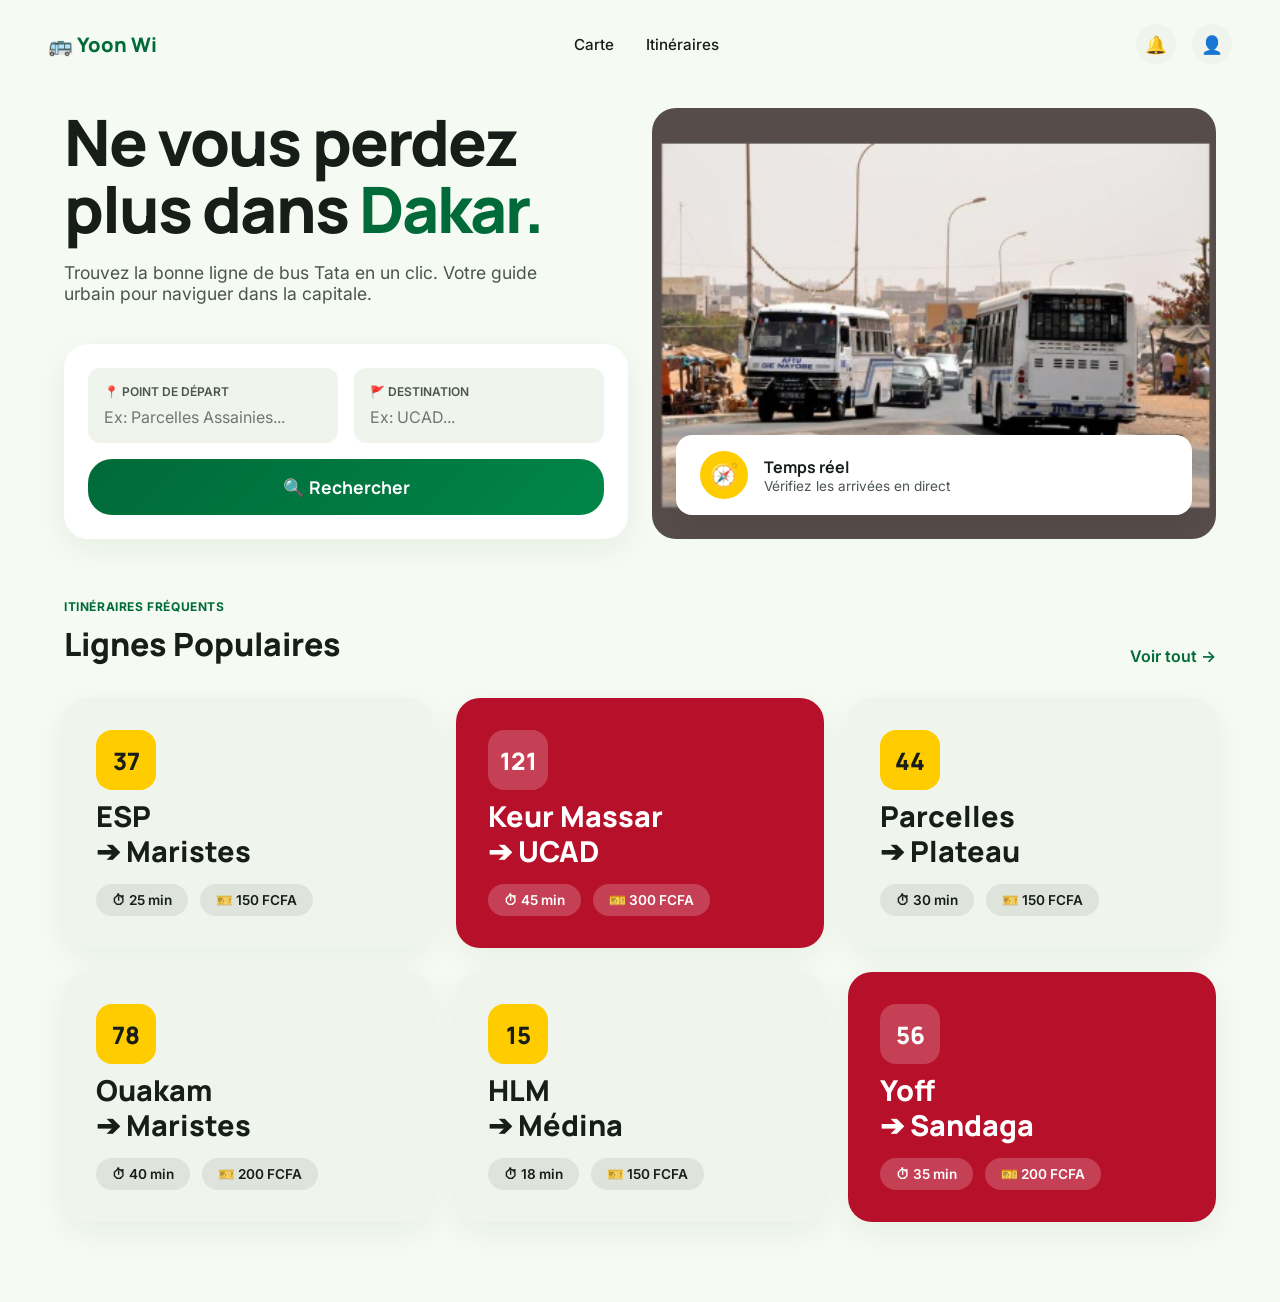
<file: index.html>
<!DOCTYPE html>
<html lang="fr">
<head>
    <meta charset="UTF-8">
    <meta name="viewport" content="width=device-width, initial-scale=1.0">
    <title>Yoon Wi - Dakar Transit</title>
    <link rel="preconnect" href="https://fonts.googleapis.com">
    <link rel="preconnect" href="https://fonts.gstatic.com" crossorigin>
    <link href="https://fonts.googleapis.com/css2?family=Inter:wght@400;500;600&family=Manrope:wght@600;700;800&display=swap" rel="stylesheet">
    <link rel="stylesheet" href="style.css">
</head>
<body>

   <nav class="navbar">
        <div class="nav-content">
            <div class="logo">🚌 Yoon Wi</div>
            <div class="nav-links">
                <a href="carte.html">Carte</a>
                <a href="itineraires.html">Itinéraires</a>
            </div>
            <div class="profile-actions">
                <a href="notifications.html" class="icon" title="Notifications">🔔</a>
                <a href="profil.html" class="icon profile" title="Profil">👤</a>
            </div>
        </div>
    </nav>

    <main class="container">
        <section class="hero-bento">
            <div class="hero-text-card">
                <h1 class="display-title">Ne vous perdez plus dans <span class="text-primary">Dakar.</span></h1>
                <p class="body-text">Trouvez la bonne ligne de bus Tata en un clic. Votre guide urbain pour naviguer dans la capitale.</p>
                <div class="search-glass">
                    <div class="inputs-row">
                        <div class="input-group">
                            <label>📍 Point de départ</label>
                            <input type="text" id="start-point" placeholder="Ex: Parcelles Assainies...">
                        </div>
                        <div class="input-group">
                            <label>🚩 Destination</label>
                            <input type="text" id="end-point" placeholder="Ex: UCAD...">
                        </div>
                    </div>
                    <button id="search-btn" class="btn-primary">🔍 Rechercher</button>
                </div>
            </div>

            <div class="hero-image-card">
                <div class="floating-badge">
                    <span class="badge-icon">🧭</span>
                    <div>
                        <p class="badge-title">Temps réel</p>
                        <p class="badge-sub">Vérifiez les arrivées en direct</p>
                    </div>
                </div>
            </div>
        </section>

        <section class="routes-section">
            <div class="section-header">
                <div>
                    <span class="label-sm">ITINÉRAIRES FRÉQUENTS</span>
                    <h2 class="headline-title">Lignes Populaires</h2>
                </div>
                <a href="itineraires.html" class="link-primary">Voir tout →</a>
            </div>

            <div id="routes-container" class="bento-grid"></div>
        </section>
    </main>

    <script src="script.js"></script>
</body>
</html>
</file>
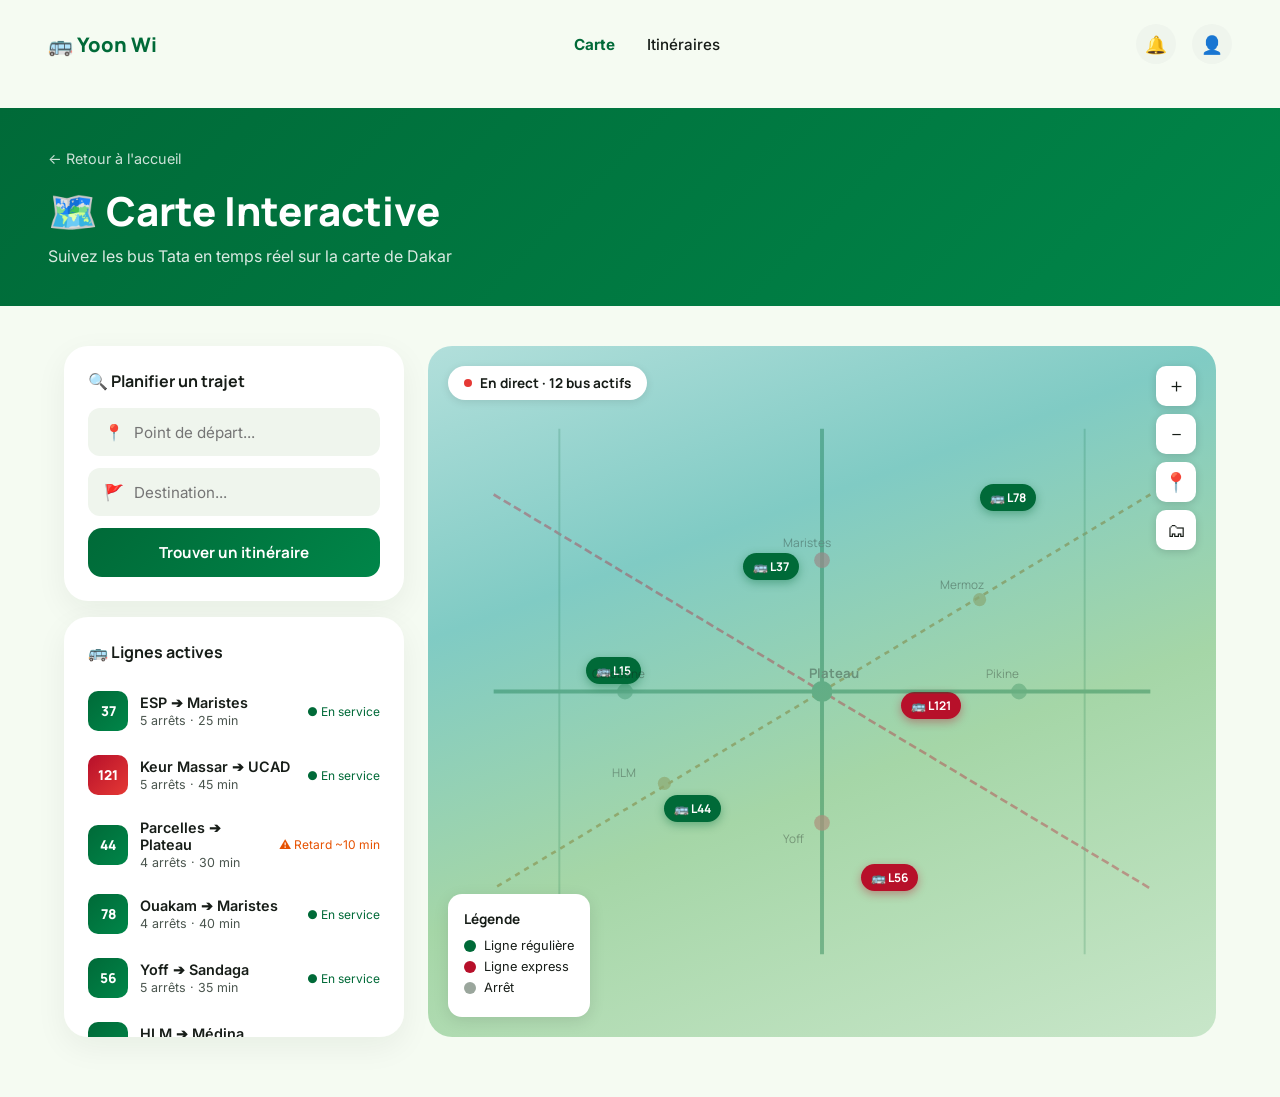
<file: carte.html>
<!DOCTYPE html>
<html lang="fr">
<head>
    <meta charset="UTF-8">
    <meta name="viewport" content="width=device-width, initial-scale=1.0">
    <title>Carte – Yoon Wi</title>
    <link rel="preconnect" href="https://fonts.googleapis.com">
    <link rel="preconnect" href="https://fonts.gstatic.com" crossorigin>
    <link href="https://fonts.googleapis.com/css2?family=Inter:wght@400;500;600&family=Manrope:wght@600;700;800&display=swap" rel="stylesheet">
    <link rel="stylesheet" href="style.css">
    <style>
        .carte-layout { display: grid; grid-template-columns: 340px 1fr; gap: 24px; max-width: 1200px; margin: 0 auto; padding: 0 24px 60px; }
        .carte-sidebar { display: flex; flex-direction: column; gap: 16px; }
        .search-box { background: var(--surface-lowest); border-radius: var(--radius-xl); padding: 24px; box-shadow: var(--shadow-editorial); }
        .search-box h3 { font-family: 'Manrope', sans-serif; font-size: 1rem; font-weight: 700; margin-bottom: 16px; }
        .sb-input { background: var(--surface-container-low); border-radius: 12px; padding: 14px 16px; display: flex; align-items: center; gap: 10px; margin-bottom: 12px; }
        .sb-input span { font-size: 1rem; }
        .sb-input input { background: transparent; outline: none; font-family: 'Inter', sans-serif; font-size: 0.95rem; color: var(--on-surface); width: 100%; }
        .sb-btn { width: 100%; background: var(--primary-gradient); color: white; padding: 14px; border-radius: 14px; font-family: 'Manrope', sans-serif; font-weight: 700; cursor: pointer; font-size: 0.95rem; }
        .sb-btn:hover { opacity: 0.9; }
        .lines-list { background: var(--surface-lowest); border-radius: var(--radius-xl); padding: 24px; box-shadow: var(--shadow-editorial); flex: 1; overflow-y: auto; max-height: 420px; }
        .lines-list h3 { font-family: 'Manrope', sans-serif; font-size: 1rem; font-weight: 700; margin-bottom: 16px; }
        .line-item { display: flex; align-items: center; gap: 12px; padding: 12px 0; cursor: pointer; transition: all 0.15s; border-radius: 10px; }
        .line-item:hover { background: var(--surface-container-low); padding-left: 8px; }
        .line-num { width: 40px; height: 40px; border-radius: 10px; background: var(--primary-gradient); display: flex; align-items: center; justify-content: center; font-family: 'Manrope', sans-serif; font-weight: 800; font-size: 0.85rem; color: white; flex-shrink: 0; }
        .line-num.express { background: linear-gradient(135deg, #b7102a, #e53935); }
        .line-info { flex: 1; }
        .line-name { font-weight: 600; font-size: 0.9rem; }
        .line-stops { font-size: 0.78rem; color: #4a554e; margin-top: 2px; }
        .line-status { font-size: 0.75rem; }
        .status-ok { color: var(--primary); }
        .status-delay { color: #e65100; }
        .map-main { border-radius: var(--radius-xl); overflow: hidden; position: relative; min-height: 600px; }
        .dakar-map { width: 100%; height: 100%; min-height: 600px; background: linear-gradient(160deg, #b2dfdb 0%, #80cbc4 30%, #a5d6a7 60%, #c8e6c9 100%); position: relative; display: flex; align-items: center; justify-content: center; }
        .map-overlay { position: absolute; inset: 0; background: url('https://images.unsplash.com/photo-1580746738700-0d9d3e5e7f86?q=80&w=1200&auto=format&fit=crop') center/cover; opacity: 0.15; border-radius: var(--radius-xl); }
        .map-svg { width: 100%; height: 100%; }
        .map-controls { position: absolute; top: 20px; right: 20px; display: flex; flex-direction: column; gap: 8px; z-index: 10; }
        .map-ctrl-btn { width: 40px; height: 40px; background: white; border-radius: 10px; display: flex; align-items: center; justify-content: center; font-size: 1.2rem; cursor: pointer; box-shadow: 0 2px 8px rgba(0,0,0,0.15); }
        .map-ctrl-btn:hover { background: var(--surface-container-low); }
        .map-legend { position: absolute; bottom: 20px; left: 20px; background: white; border-radius: 14px; padding: 16px; box-shadow: 0 4px 16px rgba(0,0,0,0.1); z-index: 10; }
        .map-legend h4 { font-family: 'Manrope', sans-serif; font-size: 0.85rem; font-weight: 700; margin-bottom: 10px; }
        .legend-item { display: flex; align-items: center; gap: 8px; font-size: 0.8rem; margin-bottom: 6px; }
        .legend-dot { width: 12px; height: 12px; border-radius: 50%; }
        .live-badge { position: absolute; top: 20px; left: 20px; background: white; border-radius: 99px; padding: 8px 16px; display: flex; align-items: center; gap: 8px; font-family: 'Manrope', sans-serif; font-size: 0.85rem; font-weight: 700; z-index: 10; box-shadow: 0 2px 8px rgba(0,0,0,0.1); }
        .live-dot { width: 8px; height: 8px; border-radius: 50%; background: #e53935; animation: blink 1s infinite; }
        @keyframes blink { 0%,100%{opacity:1} 50%{opacity:0.3} }
        .bus-pin { position: absolute; background: var(--primary); color: white; border-radius: 99px; padding: 5px 10px; font-family: 'Manrope', sans-serif; font-size: 0.75rem; font-weight: 700; white-space: nowrap; cursor: pointer; box-shadow: 0 3px 10px rgba(0,106,56,0.4); animation: float 3s ease-in-out infinite; }
        .bus-pin.red { background: var(--tertiary); box-shadow: 0 3px 10px rgba(183,16,42,0.4); }
        @keyframes float { 0%,100%{transform:translateY(0)} 50%{transform:translateY(-6px)} }
        @media(max-width:900px){ .carte-layout{grid-template-columns:1fr;} .map-main{min-height:400px;} }
    </style>
</head>
<body>
    <nav class="navbar">
        <div class="nav-content">
            <a href="index.html" class="logo">🚌 Yoon Wi</a>
            <div class="nav-links">
                <a href="carte.html" style="color:var(--primary);font-weight:700">Carte</a>
                <a href="itineraires.html">Itinéraires</a>
                
            </div>
            <div class="profile-actions">
                <a href="notifications.html" class="icon">🔔</a>
                <a href="profil.html" class="icon">👤</a>
            </div>
        </div>
    </nav>

    <div class="page-header">
        <div class="page-header-content">
            <a href="index.html" class="back-link">← Retour à l'accueil</a>
            <div class="page-title">🗺️ Carte Interactive</div>
            <div class="page-subtitle">Suivez les bus Tata en temps réel sur la carte de Dakar</div>
        </div>
    </div>

    <div class="carte-layout">
        <div class="carte-sidebar">
            <div class="search-box">
                <h3>🔍 Planifier un trajet</h3>
                <div class="sb-input">
                    <span>📍</span>
                    <input type="text" placeholder="Point de départ...">
                </div>
                <div class="sb-input">
                    <span>🚩</span>
                    <input type="text" placeholder="Destination...">
                </div>
                <button class="sb-btn">Trouver un itinéraire</button>
            </div>

            <div class="lines-list">
                <h3>🚌 Lignes actives</h3>
                <div class="line-item">
                    <div class="line-num">37</div>
                    <div class="line-info">
                        <div class="line-name">ESP ➔ Maristes</div>
                        <div class="line-stops">5 arrêts · 25 min</div>
                    </div>
                    <span class="line-status status-ok">● En service</span>
                </div>
                <div class="line-item">
                    <div class="line-num express">121</div>
                    <div class="line-info">
                        <div class="line-name">Keur Massar ➔ UCAD</div>
                        <div class="line-stops">5 arrêts · 45 min</div>
                    </div>
                    <span class="line-status status-ok">● En service</span>
                </div>
                <div class="line-item">
                    <div class="line-num">44</div>
                    <div class="line-info">
                        <div class="line-name">Parcelles ➔ Plateau</div>
                        <div class="line-stops">4 arrêts · 30 min</div>
                    </div>
                    <span class="line-status status-delay">⚠ Retard ~10 min</span>
                </div>
                <div class="line-item">
                    <div class="line-num">78</div>
                    <div class="line-info">
                        <div class="line-name">Ouakam ➔ Maristes</div>
                        <div class="line-stops">4 arrêts · 40 min</div>
                    </div>
                    <span class="line-status status-ok">● En service</span>
                </div>
                <div class="line-item">
                    <div class="line-num">56</div>
                    <div class="line-info">
                        <div class="line-name">Yoff ➔ Sandaga</div>
                        <div class="line-stops">5 arrêts · 35 min</div>
                    </div>
                    <span class="line-status status-ok">● En service</span>
                </div>
                <div class="line-item">
                    <div class="line-num">15</div>
                    <div class="line-info">
                        <div class="line-name">HLM ➔ Médina</div>
                        <div class="line-stops">4 arrêts · 18 min</div>
                    </div>
                    <span class="line-status status-delay">⚠ Retard ~5 min</span>
                </div>
                <div class="line-item">
                    <div class="line-num">8</div>
                    <div class="line-info">
                        <div class="line-name">Guédiawaye ➔ Colobane</div>
                        <div class="line-stops">4 arrêts · 50 min</div>
                    </div>
                    <span class="line-status status-ok">● En service</span>
                </div>
                <div class="line-item">
                    <div class="line-num">11</div>
                    <div class="line-info">
                        <div class="line-name">Plateau ➔ Corniche Ouest</div>
                        <div class="line-stops">4 arrêts · 20 min</div>
                    </div>
                    <span class="line-status status-ok">● En service</span>
                </div>
            </div>
        </div>

        <div class="map-main">
            <div class="dakar-map">
                <div class="map-overlay"></div>

                <div class="bus-pin" style="top:30%;left:40%;animation-delay:0s">🚌 L37</div>
                <div class="bus-pin red" style="top:50%;left:60%;animation-delay:0.8s">🚌 L121</div>
                <div class="bus-pin" style="top:65%;left:30%;animation-delay:1.6s">🚌 L44</div>
                <div class="bus-pin" style="top:20%;left:70%;animation-delay:0.4s">🚌 L78</div>
                <div class="bus-pin red" style="top:75%;left:55%;animation-delay:1.2s">🚌 L56</div>
                <div class="bus-pin" style="top:45%;left:20%;animation-delay:2s">🚌 L15</div>

                <svg class="map-svg" viewBox="0 0 600 500" xmlns="http://www.w3.org/2000/svg" style="position:absolute;inset:0;opacity:0.35">
                    <line x1="50" y1="250" x2="550" y2="250" stroke="#006a38" stroke-width="3"/>
                    <line x1="300" y1="50" x2="300" y2="450" stroke="#006a38" stroke-width="3"/>
                    <line x1="50" y1="100" x2="550" y2="400" stroke="#b7102a" stroke-width="2" stroke-dasharray="6,3"/>
                    <line x1="550" y1="100" x2="50" y2="400" stroke="#745b00" stroke-width="2" stroke-dasharray="4,4"/>
                    <line x1="100" y1="50" x2="100" y2="450" stroke="#006a38" stroke-width="1.5" opacity="0.5"/>
                    <line x1="500" y1="50" x2="500" y2="450" stroke="#006a38" stroke-width="1.5" opacity="0.5"/>
                    <circle cx="300" cy="250" r="8" fill="#006a38"/>
                    <circle cx="150" cy="250" r="6" fill="#006a38" opacity="0.7"/>
                    <circle cx="450" cy="250" r="6" fill="#006a38" opacity="0.7"/>
                    <circle cx="300" cy="150" r="6" fill="#b7102a" opacity="0.7"/>
                    <circle cx="300" cy="350" r="6" fill="#b7102a" opacity="0.7"/>
                    <circle cx="420" cy="180" r="5" fill="#745b00" opacity="0.7"/>
                    <circle cx="180" cy="320" r="5" fill="#745b00" opacity="0.7"/>
                    <text x="290" y="240" font-family="Manrope,sans-serif" font-size="10" fill="#171d18" font-weight="700">Plateau</text>
                    <text x="125" y="240" font-family="Manrope,sans-serif" font-size="9" fill="#171d18">Colobane</text>
                    <text x="425" y="240" font-family="Manrope,sans-serif" font-size="9" fill="#171d18">Pikine</text>
                    <text x="270" y="140" font-family="Manrope,sans-serif" font-size="9" fill="#171d18">Maristes</text>
                    <text x="270" y="365" font-family="Manrope,sans-serif" font-size="9" fill="#171d18">Yoff</text>
                    <text x="390" y="172" font-family="Manrope,sans-serif" font-size="9" fill="#171d18">Mermoz</text>
                    <text x="140" y="315" font-family="Manrope,sans-serif" font-size="9" fill="#171d18">HLM</text>
                </svg>

                <div class="map-controls">
                    <div class="map-ctrl-btn" title="Zoom +">＋</div>
                    <div class="map-ctrl-btn" title="Zoom -">－</div>
                    <div class="map-ctrl-btn" title="Ma position">📍</div>
                    <div class="map-ctrl-btn" title="Couches">🗂</div>
                </div>

                <div class="live-badge">
                    <div class="live-dot"></div>
                    En direct · 12 bus actifs
                </div>

                <div class="map-legend">
                    <h4>Légende</h4>
                    <div class="legend-item"><div class="legend-dot" style="background:#006a38"></div> Ligne régulière</div>
                    <div class="legend-item"><div class="legend-dot" style="background:#b7102a"></div> Ligne express</div>
                    <div class="legend-item"><div class="legend-dot" style="background:#9aa69c"></div> Arrêt</div>
                </div>
            </div>
        </div>
    </div>
</body>
</html>
</file>
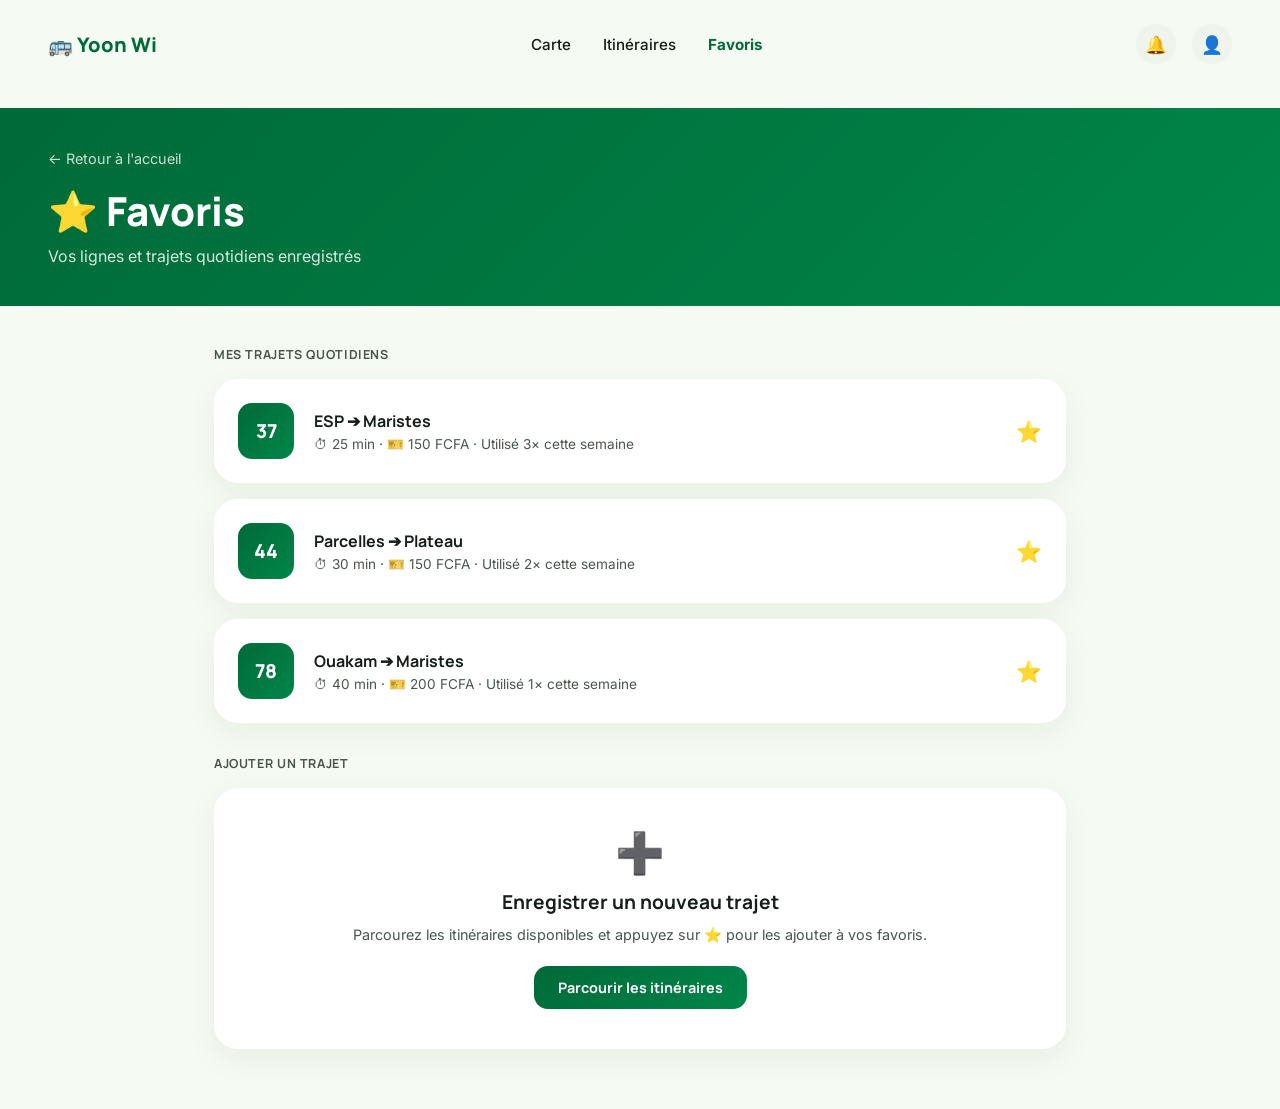
<file: favoris.html>
<!DOCTYPE html>
<html lang="fr">
<head>
    <meta charset="UTF-8">
    <meta name="viewport" content="width=device-width, initial-scale=1.0">
    <title>Favoris – Yoon Wi</title>
    <link rel="preconnect" href="https://fonts.googleapis.com">
    <link rel="preconnect" href="https://fonts.gstatic.com" crossorigin>
    <link href="https://fonts.googleapis.com/css2?family=Inter:wght@400;500;600&family=Manrope:wght@600;700;800&display=swap" rel="stylesheet">
    <link rel="stylesheet" href="style.css">
    <style>
        .fav-layout { max-width: 900px; margin: 0 auto; padding: 0 24px 60px; }
        .section-title { font-family: 'Manrope', sans-serif; font-weight: 700; margin-bottom: 16px; color: #4a554e; text-transform: uppercase; font-size: 0.78rem; letter-spacing: 0.05em; }
        .add-fav-btn { background: var(--primary-gradient); color: white; border-radius: 14px; padding: 12px 24px; font-family: 'Manrope', sans-serif; font-weight: 700; cursor: pointer; margin-top: 20px; display: inline-block; font-size: 0.9rem; text-decoration: none; }
        .trajet-card { background: var(--surface-lowest); border-radius: var(--radius-xl); padding: 24px; box-shadow: var(--shadow-editorial); margin-bottom: 16px; }
        .tact-btn { background: var(--surface-container-low); border-radius: 99px; padding: 8px 16px; font-size: 0.82rem; font-weight: 600; cursor: pointer; transition: background 0.2s; }
        .tact-btn:hover { background: var(--secondary-container); }
        .tact-btn.danger:hover { background: #fdecea; color: var(--tertiary); }
        .trajet-actions { display: flex; gap: 10px; flex-wrap: wrap; }
        .next-bus { display: flex; align-items: center; gap: 12px; background: var(--surface-container-low); border-radius: 14px; padding: 14px 18px; }
        .next-bus-time { font-family: 'Manrope', sans-serif; font-size: 1.4rem; font-weight: 800; color: var(--primary); }
        .next-bus-label { font-size: 0.82rem; color: #4a554e; }
        .stats-mini { display: flex; gap: 12px; margin-top: 16px; }
        .stat-mini { background: var(--surface-container-low); border-radius: 12px; padding: 12px 16px; flex: 1; text-align: center; }
        .stat-mini .n { font-family: 'Manrope', sans-serif; font-size: 1.3rem; font-weight: 800; color: var(--primary); }
        .stat-mini .l { font-size: 0.75rem; color: #4a554e; margin-top: 2px; }
        .horaires-table { width: 100%; }
        .horaires-table th { font-size: 0.78rem; font-weight: 700; color: #4a554e; text-align: left; padding: 8px 0; text-transform: uppercase; letter-spacing: 0.05em; }
        .horaires-table td { padding: 10px 0; font-size: 0.9rem; }
        .horaires-table tr:not(:last-child) td { border-bottom: 1px solid var(--surface-container-low); }
        .hor-badge { display: inline-block; background: var(--secondary-container); color: var(--on-surface); padding: 4px 10px; border-radius: 8px; font-family: 'Manrope', sans-serif; font-weight: 700; font-size: 0.85rem; }
    </style>
</head>
<body>
    <nav class="navbar">
        <div class="nav-content">
            <a href="index.html" class="logo">🚌 Yoon Wi</a>
            <div class="nav-links">
                <a href="carte.html">Carte</a>
                <a href="itineraires.html">Itinéraires</a>
                <a href="favoris.html" style="color:var(--primary);font-weight:700">Favoris</a>
            </div>
            <div class="profile-actions">
                <a href="notifications.html" class="icon">🔔</a>
                <a href="profil.html" class="icon">👤</a>
            </div>
        </div>
    </nav>

    <div class="page-header">
        <div class="page-header-content">
            <a href="index.html" class="back-link">← Retour à l'accueil</a>
            <div class="page-title">⭐ Favoris</div>
            <div class="page-subtitle">Vos lignes et trajets quotidiens enregistrés</div>
        </div>
    </div>

    <div class="fav-layout">
        <div class="section-title">Mes trajets quotidiens</div>

        <!-- Ligne 37 -->
        <div class="fav-card" style="margin-bottom:16px;" onclick="toggle('detail-37')">
            <div class="fav-line-badge">37</div>
            <div class="fav-info">
                <div class="fav-name">ESP ➔ Maristes</div>
                <div class="fav-meta">⏱ 25 min · 🎫 150 FCFA · Utilisé 3× cette semaine</div>
            </div>
            <div class="fav-star">⭐</div>
        </div>
        <div id="detail-37" class="trajet-card" style="display:none;margin-bottom:24px;">
            <div class="next-bus">
                <div>
                    <div class="next-bus-label">Prochain départ</div>
                    <div class="next-bus-time">Dans 8 min</div>
                    <div class="next-bus-label">Depuis l'arrêt ESP</div>
                </div>
                <div style="margin-left:auto"><div class="hor-badge">08:47</div></div>
            </div>
            <div class="stats-mini">
                <div class="stat-mini"><div class="n">14</div><div class="l">Trajets ce mois</div></div>
                <div class="stat-mini"><div class="n">5h 50</div><div class="l">Temps en bus</div></div>
                <div class="stat-mini"><div class="n">2 100</div><div class="l">FCFA dépensés</div></div>
            </div>
            <div style="margin-top:16px">
                <table class="horaires-table">
                    <thead><tr><th>Heure</th><th>Durée</th><th>Via</th></tr></thead>
                    <tbody>
                        <tr><td><span class="hor-badge">08:47</span></td><td>25 min</td><td>UCAD, Point E</td></tr>
                        <tr><td><span class="hor-badge">09:15</span></td><td>25 min</td><td>UCAD, Castors</td></tr>
                        <tr><td><span class="hor-badge">09:43</span></td><td>28 min</td><td>UCAD, Point E</td></tr>
                        <tr><td><span class="hor-badge">10:10</span></td><td>25 min</td><td>UCAD, Castors</td></tr>
                    </tbody>
                </table>
            </div>
            <div class="trajet-actions" style="margin-top:16px">
                <div class="tact-btn" onclick="alert('🔔 Alerte configurée pour la ligne 37')">🔔 Activer une alerte</div>
                <div class="tact-btn" onclick="window.location='carte.html'">🗺️ Voir sur la carte</div>
                <div class="tact-btn danger" onclick="alert('🗑️ Trajet retiré des favoris')">🗑️ Supprimer</div>
            </div>
        </div>

        <!-- Ligne 44 -->
        <div class="fav-card" style="margin-bottom:16px;" onclick="toggle('detail-44')">
            <div class="fav-line-badge">44</div>
            <div class="fav-info">
                <div class="fav-name">Parcelles ➔ Plateau</div>
                <div class="fav-meta">⏱ 30 min · 🎫 150 FCFA · Utilisé 2× cette semaine</div>
            </div>
            <div class="fav-star">⭐</div>
        </div>
        <div id="detail-44" class="trajet-card" style="display:none;margin-bottom:24px;">
            <div class="next-bus">
                <div>
                    <div class="next-bus-label">Prochain départ</div>
                    <div class="next-bus-time">Dans 12 min</div>
                    <div class="next-bus-label">Depuis l'arrêt Parcelles</div>
                </div>
                <div style="margin-left:auto"><div class="hor-badge">09:01</div></div>
            </div>
            <div class="stats-mini">
                <div class="stat-mini"><div class="n">9</div><div class="l">Trajets ce mois</div></div>
                <div class="stat-mini"><div class="n">4h 30</div><div class="l">Temps en bus</div></div>
                <div class="stat-mini"><div class="n">1 350</div><div class="l">FCFA dépensés</div></div>
            </div>
            <div class="trajet-actions" style="margin-top:16px">
                <div class="tact-btn" onclick="alert('🔔 Alerte configurée pour la ligne 44')">🔔 Activer une alerte</div>
                <div class="tact-btn" onclick="window.location='carte.html'">🗺️ Voir sur la carte</div>
                <div class="tact-btn danger" onclick="alert('🗑️ Trajet retiré des favoris')">🗑️ Supprimer</div>
            </div>
        </div>

        <!-- Ligne 78 -->
        <div class="fav-card" style="margin-bottom:32px;" onclick="toggle('detail-78')">
            <div class="fav-line-badge">78</div>
            <div class="fav-info">
                <div class="fav-name">Ouakam ➔ Maristes</div>
                <div class="fav-meta">⏱ 40 min · 🎫 200 FCFA · Utilisé 1× cette semaine</div>
            </div>
            <div class="fav-star">⭐</div>
        </div>
        <div id="detail-78" class="trajet-card" style="display:none;margin-bottom:32px;">
            <div class="next-bus">
                <div>
                    <div class="next-bus-label">Prochain départ</div>
                    <div class="next-bus-time">Dans 20 min</div>
                    <div class="next-bus-label">Depuis l'arrêt Ouakam</div>
                </div>
                <div style="margin-left:auto"><div class="hor-badge">09:09</div></div>
            </div>
            <div class="trajet-actions" style="margin-top:16px">
                <div class="tact-btn" onclick="alert('🔔 Alerte configurée pour la ligne 78')">🔔 Activer une alerte</div>
                <div class="tact-btn" onclick="window.location='carte.html'">🗺️ Voir sur la carte</div>
                <div class="tact-btn danger" onclick="alert('🗑️ Trajet retiré des favoris')">🗑️ Supprimer</div>
            </div>
        </div>

        <!-- Ajouter un favori -->
        <div class="section-title">Ajouter un trajet</div>
        <div class="info-card" style="text-align:center;padding:40px;">
            <div style="font-size:2.5rem;margin-bottom:12px">➕</div>
            <h3>Enregistrer un nouveau trajet</h3>
            <p>Parcourez les itinéraires disponibles et appuyez sur ⭐ pour les ajouter à vos favoris.</p>
            <a href="itineraires.html" class="add-fav-btn">Parcourir les itinéraires</a>
        </div>
    </div>

    <script>
        function toggle(id) {
            const el = document.getElementById(id);
            el.style.display = el.style.display === 'none' ? 'block' : 'none';
        }
    </script>
</body>
</html>
</file>
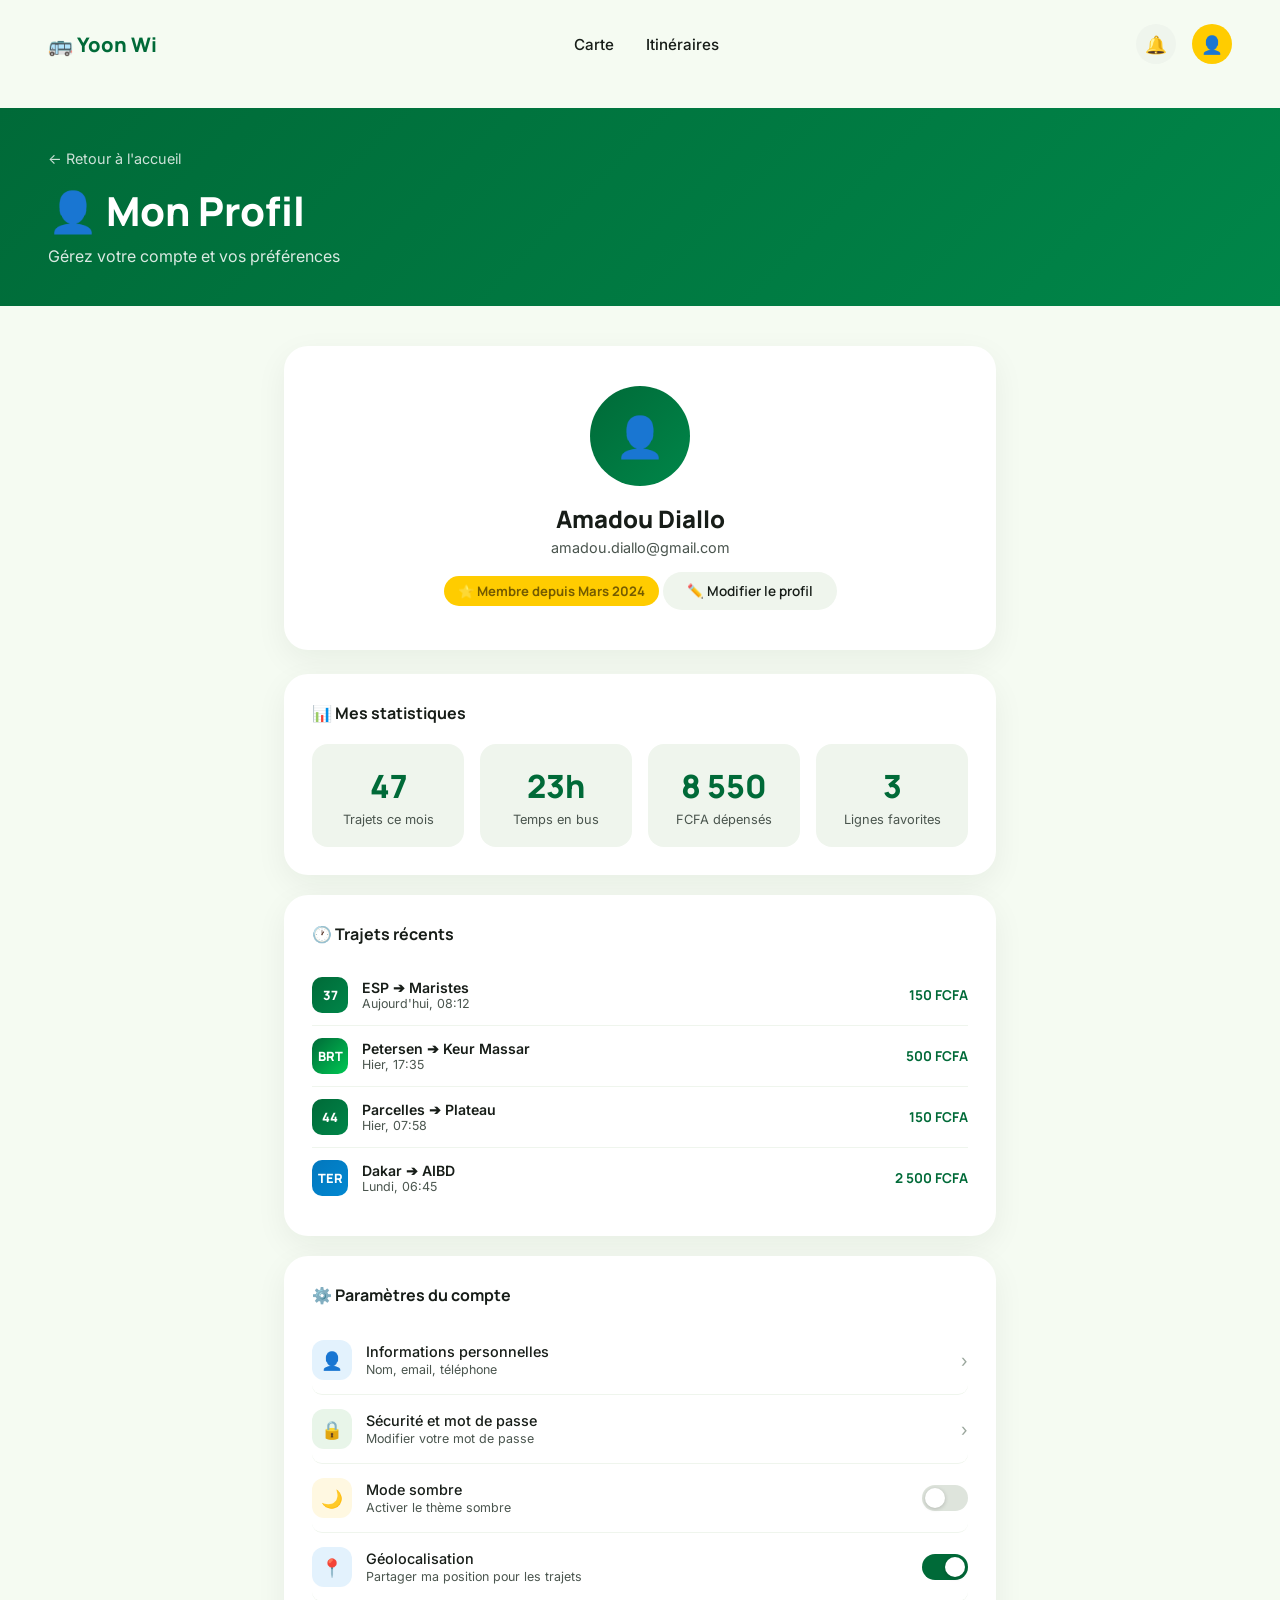
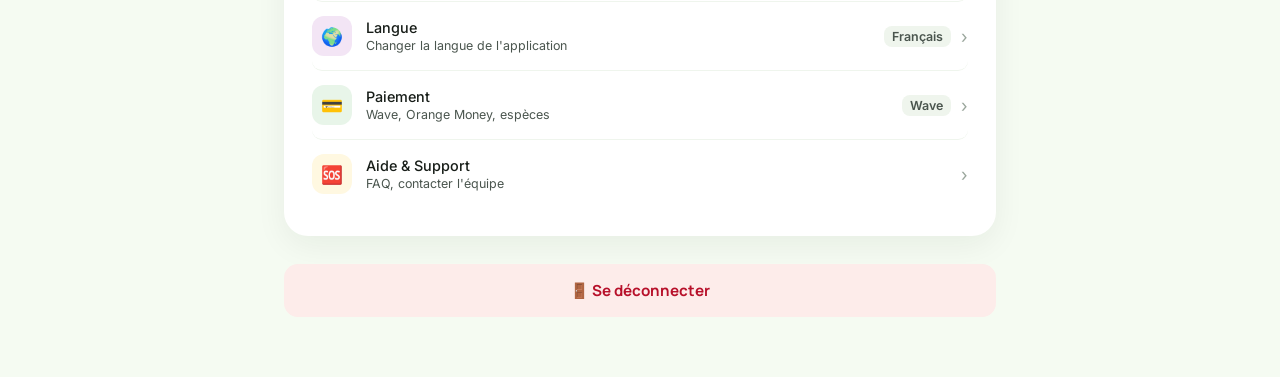
<file: profil.html>
<!DOCTYPE html>
<html lang="fr">
<head>
    <meta charset="UTF-8">
    <meta name="viewport" content="width=device-width, initial-scale=1.0">
    <title>Profil – Yoon Wi</title>
    <link rel="preconnect" href="https://fonts.googleapis.com">
    <link rel="preconnect" href="https://fonts.gstatic.com" crossorigin>
    <link href="https://fonts.googleapis.com/css2?family=Inter:wght@400;500;600&family=Manrope:wght@600;700;800&display=swap" rel="stylesheet">
    <link rel="stylesheet" href="style.css">
    <style>
        .profil-layout { max-width: 760px; margin: 0 auto; padding: 0 24px 60px; }
        .profil-hero { background: var(--surface-lowest); border-radius: var(--radius-xl); padding: 40px; box-shadow: var(--shadow-editorial); text-align: center; margin-bottom: 24px; }
        .edit-btn { display: inline-block; background: var(--surface-container-low); border-radius: 99px; padding: 10px 24px; font-family: 'Manrope', sans-serif; font-weight: 600; font-size: 0.85rem; cursor: pointer; margin-top: 16px; transition: background 0.2s; }
        .edit-btn:hover { background: var(--secondary-container); }
        .section-card { background: var(--surface-lowest); border-radius: var(--radius-xl); padding: 28px; box-shadow: var(--shadow-editorial); margin-bottom: 20px; }
        .section-card h3 { font-family: 'Manrope', sans-serif; font-weight: 700; margin-bottom: 20px; font-size: 1rem; }
        .setting-row { display: flex; align-items: center; justify-content: space-between; padding: 14px 0; cursor: pointer; border-radius: 10px; transition: background 0.15s; }
        .setting-row:hover { background: var(--surface-container-low); padding-left: 8px; padding-right: 8px; margin: 0 -8px; }
        .setting-row:not(:last-child) { border-bottom: 1px solid var(--surface-container-low); }
        .setting-left { display: flex; align-items: center; gap: 14px; }
        .setting-icon { width: 40px; height: 40px; border-radius: 12px; display: flex; align-items: center; justify-content: center; font-size: 1.1rem; flex-shrink: 0; }
        .setting-icon.green { background: #e8f5e9; }
        .setting-icon.yellow { background: #fff8e1; }
        .setting-icon.red { background: #fdecea; }
        .setting-icon.blue { background: #e3f2fd; }
        .setting-icon.purple { background: #f3e5f5; }
        .setting-label { font-weight: 500; font-size: 0.9rem; }
        .setting-sub { font-size: 0.78rem; color: #4a554e; margin-top: 2px; }
        .setting-right { display: flex; align-items: center; gap: 10px; font-size: 0.85rem; color: #4a554e; }
        .chevron { color: #9aa69c; font-size: 1.1rem; }
        .tag { background: var(--surface-container-low); border-radius: 8px; padding: 3px 8px; font-size: 0.78rem; font-weight: 600; }
        .logout-btn { width: 100%; background: #fdecea; color: var(--tertiary); padding: 16px; border-radius: 14px; font-family: 'Manrope', sans-serif; font-weight: 700; cursor: pointer; font-size: 0.95rem; transition: background 0.2s; margin-top: 8px; }
        .logout-btn:hover { background: #ffcdd2; }
        .member-badge { display: inline-flex; align-items: center; gap: 6px; background: var(--secondary-container); border-radius: 99px; padding: 6px 14px; font-family: 'Manrope', sans-serif; font-size: 0.82rem; font-weight: 700; color: var(--secondary); margin-top: 12px; }
        .toggle-switch { width: 46px; height: 26px; background: var(--primary); border-radius: 13px; position: relative; cursor: pointer; flex-shrink: 0; transition: background 0.2s; }
        .toggle-switch.off { background: var(--surface-container-highest); }
        .toggle-switch::after { content: ''; position: absolute; width: 20px; height: 20px; background: white; border-radius: 50%; top: 3px; right: 3px; transition: all 0.2s; box-shadow: 0 1px 4px rgba(0,0,0,0.2); }
        .toggle-switch.off::after { right: auto; left: 3px; }
        .recent-trip { display: flex; align-items: center; gap: 14px; padding: 12px 0; }
        .recent-trip:not(:last-child) { border-bottom: 1px solid var(--surface-container-low); }
        .trip-line { width: 36px; height: 36px; border-radius: 10px; background: var(--primary-gradient); display: flex; align-items: center; justify-content: center; font-family: 'Manrope', sans-serif; font-weight: 800; font-size: 0.8rem; color: white; flex-shrink: 0; }
        .trip-info { flex: 1; }
        .trip-name { font-weight: 600; font-size: 0.88rem; }
        .trip-date { font-size: 0.78rem; color: #4a554e; }
        .trip-price { font-family: 'Manrope', sans-serif; font-weight: 700; font-size: 0.85rem; color: var(--primary); }
    </style>
</head>
<body>
    <nav class="navbar">
        <div class="nav-content">
            <a href="index.html" class="logo">🚌 Yoon Wi</a>
            <div class="nav-links">
                <a href="carte.html">Carte</a>
                <a href="itineraires.html">Itinéraires</a>
            </div>
            <div class="profile-actions">
                <a href="notifications.html" class="icon">🔔</a>
                <a href="profil.html" class="icon" style="background:var(--secondary-container)">👤</a>
            </div>
        </div>
    </nav>

    <div class="page-header">
        <div class="page-header-content">
            <a href="index.html" class="back-link">← Retour à l'accueil</a>
            <div class="page-title">👤 Mon Profil</div>
            <div class="page-subtitle">Gérez votre compte et vos préférences</div>
        </div>
    </div>

    <div class="profil-layout">
        <!-- Carte profil -->
        <div class="profil-hero">
            <div class="profile-avatar">👤</div>
            <div class="profile-name">Amadou Diallo</div>
            <div class="profile-email">amadou.diallo@gmail.com</div>
            <div class="member-badge">⭐ Membre depuis Mars 2024</div>
            <div class="edit-btn" onclick="alert('✏️ Modification du profil...')">✏️ Modifier le profil</div>
        </div>

        <!-- Statistiques -->
        <div class="section-card">
            <h3>📊 Mes statistiques</h3>
            <div class="stats-row">
                <div class="stat-box">
                    <div class="stat-number">47</div>
                    <div class="stat-label">Trajets ce mois</div>
                </div>
                <div class="stat-box">
                    <div class="stat-number">23h</div>
                    <div class="stat-label">Temps en bus</div>
                </div>
                <div class="stat-box">
                    <div class="stat-number">8 550</div>
                    <div class="stat-label">FCFA dépensés</div>
                </div>
                <div class="stat-box">
                    <div class="stat-number">3</div>
                    <div class="stat-label">Lignes favorites</div>
                </div>
            </div>
        </div>

        <!-- Trajets récents -->
        <div class="section-card">
            <h3>🕐 Trajets récents</h3>
            <div class="recent-trip">
                <div class="trip-line">37</div>
                <div class="trip-info">
                    <div class="trip-name">ESP ➔ Maristes</div>
                    <div class="trip-date">Aujourd'hui, 08:12</div>
                </div>
                <div class="trip-price">150 FCFA</div>
            </div>
            <div class="recent-trip">
                <div class="trip-line" style="background:linear-gradient(135deg,#006a38,#00c853)">BRT</div>
                <div class="trip-info">
                    <div class="trip-name">Petersen ➔ Keur Massar</div>
                    <div class="trip-date">Hier, 17:35</div>
                </div>
                <div class="trip-price">500 FCFA</div>
            </div>
            <div class="recent-trip">
                <div class="trip-line">44</div>
                <div class="trip-info">
                    <div class="trip-name">Parcelles ➔ Plateau</div>
                    <div class="trip-date">Hier, 07:58</div>
                </div>
                <div class="trip-price">150 FCFA</div>
            </div>
            <div class="recent-trip">
                <div class="trip-line" style="background:linear-gradient(135deg,#0277bd,#0288d1)">TER</div>
                <div class="trip-info">
                    <div class="trip-name">Dakar ➔ AIBD</div>
                    <div class="trip-date">Lundi, 06:45</div>
                </div>
                <div class="trip-price">2 500 FCFA</div>
            </div>
        </div>

        <!-- Paramètres du compte -->
        <div class="section-card">
            <h3>⚙️ Paramètres du compte</h3>
            <div class="setting-row" onclick="alert('📝 Modifier les informations personnelles')">
                <div class="setting-left">
                    <div class="setting-icon blue">👤</div>
                    <div>
                        <div class="setting-label">Informations personnelles</div>
                        <div class="setting-sub">Nom, email, téléphone</div>
                    </div>
                </div>
                <div class="setting-right"><span class="chevron">›</span></div>
            </div>
            <div class="setting-row" onclick="alert('🔒 Modifier le mot de passe')">
                <div class="setting-left">
                    <div class="setting-icon green">🔒</div>
                    <div>
                        <div class="setting-label">Sécurité et mot de passe</div>
                        <div class="setting-sub">Modifier votre mot de passe</div>
                    </div>
                </div>
                <div class="setting-right"><span class="chevron">›</span></div>
            </div>
            <div class="setting-row">
                <div class="setting-left">
                    <div class="setting-icon yellow">🌙</div>
                    <div>
                        <div class="setting-label">Mode sombre</div>
                        <div class="setting-sub">Activer le thème sombre</div>
                    </div>
                </div>
                <div class="setting-right">
                    <div class="toggle-switch off" onclick="this.classList.toggle('off')"></div>
                </div>
            </div>
            <div class="setting-row">
                <div class="setting-left">
                    <div class="setting-icon blue">📍</div>
                    <div>
                        <div class="setting-label">Géolocalisation</div>
                        <div class="setting-sub">Partager ma position pour les trajets</div>
                    </div>
                </div>
                <div class="setting-right">
                    <div class="toggle-switch" onclick="this.classList.toggle('off')"></div>
                </div>
            </div>
            <div class="setting-row" onclick="alert('🌍 Changer la langue : Français / Wolof / English')">
                <div class="setting-left">
                    <div class="setting-icon purple">🌍</div>
                    <div>
                        <div class="setting-label">Langue</div>
                        <div class="setting-sub">Changer la langue de l'application</div>
                    </div>
                </div>
                <div class="setting-right">
                    <span class="tag">Français</span>
                    <span class="chevron">›</span>
                </div>
            </div>
            <div class="setting-row" onclick="alert('💳 Gérer vos moyens de paiement')">
                <div class="setting-left">
                    <div class="setting-icon green">💳</div>
                    <div>
                        <div class="setting-label">Paiement</div>
                        <div class="setting-sub">Wave, Orange Money, espèces</div>
                    </div>
                </div>
                <div class="setting-right">
                    <span class="tag">Wave</span>
                    <span class="chevron">›</span>
                </div>
            </div>
            <div class="setting-row" onclick="alert('🆘 Aide et assistance Yoon Wi')">
                <div class="setting-left">
                    <div class="setting-icon yellow">🆘</div>
                    <div>
                        <div class="setting-label">Aide & Support</div>
                        <div class="setting-sub">FAQ, contacter l'équipe</div>
                    </div>
                </div>
                <div class="setting-right"><span class="chevron">›</span></div>
            </div>
        </div>

        <!-- Déconnexion -->
        <button class="logout-btn" onclick="alert('👋 Déconnexion...')">🚪 Se déconnecter</button>
    </div>
</body>
</html>
</file>
<file: style.css>
/* Design System */
:root {
    --primary: #006a38;
    --primary-gradient: linear-gradient(135deg, #006a38, #008649);
    --secondary: #745b00;
    --secondary-container: #ffcc00;
    --tertiary: #b7102a;
    --surface: #f5fbf2;
    --surface-container-low: #eff5ed;
    --surface-container-highest: #dee4dc;
    --surface-lowest: #ffffff;
    --on-surface: #171d18;
    --shadow-editorial: 0 10px 32px rgba(23, 29, 24, 0.06);
    --radius-xl: 24px;
    --radius-full: 9999px;
}

* { margin: 0; padding: 0; box-sizing: border-box; border: none; }

body {
    background-color: var(--surface);
    color: var(--on-surface);
    font-family: 'Inter', sans-serif;
    -webkit-font-smoothing: antialiased;
}

h1, h2, h3, .logo { font-family: 'Manrope', sans-serif; }

.container { max-width: 1200px; margin: 0 auto; padding: 0 24px; }

/* Navbar */
.navbar { background-color: var(--surface); padding: 24px 48px; margin-bottom: 20px; }

.nav-content { display: flex; justify-content: space-between; align-items: center; }

.logo { font-size: 20px; font-weight: 800; color: var(--primary); text-decoration: none; }

.nav-links { display: flex; gap: 32px; }

.nav-links a {
    text-decoration: none;
    color: var(--on-surface);
    font-weight: 500;
    font-size: 0.95rem;
    transition: color 0.2s;
}
.nav-links a:hover { color: var(--primary); }

.profile-actions { display: flex; gap: 16px; }

.icon {
    width: 40px; height: 40px;
    background-color: var(--surface-container-low);
    border-radius: 50%;
    display: flex; align-items: center; justify-content: center;
    cursor: pointer;
    text-decoration: none;
    font-size: 1.1rem;
    transition: background 0.2s;
}
.icon:hover { background-color: var(--surface-container-highest); }

/* Hero */
.hero-bento { display: grid; grid-template-columns: 1fr 1fr; gap: 24px; margin-bottom: 60px; }

.display-title { font-size: 4rem; line-height: 1.05; font-weight: 800; margin-bottom: 20px; letter-spacing: -0.03em; }
.text-primary { color: var(--primary); }
.body-text { font-size: 1.1rem; color: #4a554e; margin-bottom: 40px; max-width: 90%; }

.search-glass {
    background: rgba(245, 251, 242, 0.8);
    backdrop-filter: blur(20px);
    padding: 24px; border-radius: var(--radius-xl);
    box-shadow: var(--shadow-editorial);
    background-color: var(--surface-lowest);
}

.inputs-row { display: flex; gap: 16px; margin-bottom: 16px; }
.input-group { flex: 1; background: var(--surface-container-low); padding: 16px; border-radius: 12px; }
.input-group label { display: block; font-size: 0.75rem; font-weight: 600; color: #4a554e; margin-bottom: 8px; text-transform: uppercase; }
.input-group input { width: 100%; background: transparent; font-family: 'Inter', sans-serif; font-size: 1rem; outline: none; color: var(--on-surface); }

.btn-primary {
    width: 100%;
    background: var(--primary-gradient);
    color: var(--surface-lowest);
    padding: 16px; border-radius: var(--radius-xl);
    font-family: 'Manrope', sans-serif; font-size: 1.1rem; font-weight: 700;
    cursor: pointer; transition: opacity 0.3s ease;
}
.btn-primary:hover { opacity: 0.9; }

/* Hero Image – Dakar (Monument de la Renaissance Africaine) */
.hero-image-card {
    background-color: var(--surface-container-highest);
    border-radius: var(--radius-xl);
    position: relative; min-height: 400px;
    background-image: url('Capture d’écran 2026-04-09 001423.png');
    background-size: cover; background-position: center;
}

.floating-badge {
    position: absolute; bottom: 24px; left: 24px; right: 24px;
    background: var(--surface-lowest); padding: 16px 24px; border-radius: 16px;
    display: flex; align-items: center; gap: 16px;
    box-shadow: var(--shadow-editorial);
}
.badge-icon { background: var(--secondary-container); width: 48px; height: 48px; border-radius: 50%; display: flex; align-items: center; justify-content: center; font-size: 1.5rem; }
.badge-title { font-family: 'Manrope', sans-serif; font-weight: 700; font-size: 1rem; }
.badge-sub { font-size: 0.85rem; color: #4a554e; }

/* Routes Section */
.routes-section { margin-top: 40px; margin-bottom: 80px; }

.section-header { display: flex; justify-content: space-between; align-items: flex-end; margin-bottom: 32px; }
.label-sm { font-size: 0.75rem; font-weight: 700; letter-spacing: 0.05em; color: var(--primary); text-transform: uppercase; display: block; margin-bottom: 8px; }
.headline-title { font-size: 2rem; font-weight: 800; }
.link-primary { color: var(--primary); text-decoration: none; font-weight: 600; }

.bento-grid { display: grid; grid-template-columns: repeat(auto-fill, minmax(340px, 1fr)); gap: 24px; }

/* Route Cards */
.route-card {
    background-color: var(--surface-lowest);
    border-radius: var(--radius-xl); padding: 32px;
    box-shadow: var(--shadow-editorial);
    position: relative; overflow: hidden; min-height: 250px;
    display: flex; flex-direction: column; justify-content: flex-end;
    cursor: pointer; transition: transform 0.2s ease, box-shadow 0.2s ease;
    text-decoration: none; color: inherit;
}
.route-card:hover { transform: translateY(-4px); box-shadow: 0 20px 48px rgba(23,29,24,0.12); }
.route-card.yellow-theme { background-color: var(--surface-container-low); }
.route-card.red-theme { background-color: var(--tertiary); color: var(--surface-lowest); }
.route-card.green-theme { background: var(--primary-gradient); color: var(--surface-lowest); }
.route-card.dark-theme { background-color: var(--on-surface); color: var(--surface-lowest); }

.card-badge { position: absolute; top: 32px; left: 32px; width: 60px; height: 60px; border-radius: 16px; display: flex; align-items: center; justify-content: center; font-family: 'Manrope', sans-serif; font-weight: 800; font-size: 1.5rem; }
.yellow-theme .card-badge { background-color: var(--secondary-container); color: var(--on-surface); }
.red-theme .card-badge, .green-theme .card-badge, .dark-theme .card-badge { background-color: rgba(255,255,255,0.2); color: var(--surface-lowest); }

.route-card h3 { font-size: 1.8rem; font-weight: 800; margin-bottom: 16px; line-height: 1.2; }
.card-meta { display: flex; gap: 12px; flex-wrap: wrap; }
.meta-chip { background-color: var(--surface-container-highest); color: var(--on-surface); padding: 8px 16px; border-radius: var(--radius-full); font-size: 0.85rem; font-weight: 600; }
.red-theme .meta-chip, .green-theme .meta-chip, .dark-theme .meta-chip { background-color: rgba(255,255,255,0.2); color: var(--surface-lowest); }

/* ===== PAGE STYLES COMMUNS ===== */
.page-header {
    background: var(--primary-gradient); color: white;
    padding: 40px 48px; margin-bottom: 40px;
}
.page-header-content { max-width: 1200px; margin: 0 auto; }
.back-link { display: inline-flex; align-items: center; gap: 8px; color: rgba(255,255,255,0.8); text-decoration: none; font-size: 0.9rem; margin-bottom: 16px; }
.back-link:hover { color: white; }
.page-title { font-family: 'Manrope', sans-serif; font-size: 2.5rem; font-weight: 800; margin-bottom: 8px; }
.page-subtitle { opacity: 0.85; font-size: 1rem; }

/* Card universelle */
.info-card {
    background: var(--surface-lowest); border-radius: var(--radius-xl);
    padding: 28px; box-shadow: var(--shadow-editorial);
    transition: transform 0.2s;
}
.info-card:hover { transform: translateY(-2px); }
.info-card h3 { font-family: 'Manrope', sans-serif; font-size: 1.2rem; font-weight: 700; margin-bottom: 8px; }
.info-card p { color: #4a554e; font-size: 0.9rem; line-height: 1.6; }

/* Grid layouts */
.two-col { display: grid; grid-template-columns: 1fr 1fr; gap: 24px; }
.three-col { display: grid; grid-template-columns: repeat(3, 1fr); gap: 24px; }

/* Badges */
.badge-green { background: #e8f5e9; color: var(--primary); padding: 4px 12px; border-radius: 99px; font-size: 0.8rem; font-weight: 600; display: inline-block; }
.badge-red { background: #fdecea; color: var(--tertiary); padding: 4px 12px; border-radius: 99px; font-size: 0.8rem; font-weight: 600; display: inline-block; }
.badge-yellow { background: #fff8e1; color: var(--secondary); padding: 4px 12px; border-radius: 99px; font-size: 0.8rem; font-weight: 600; display: inline-block; }

/* Map placeholder */
.map-container {
    background: var(--surface-container-lowest);
    border-radius: var(--radius-xl);
    overflow: hidden; position: relative;
    min-height: 500px;
}
.map-placeholder {
    width: 100%; height: 100%; min-height: 500px;
    background: linear-gradient(135deg, #c8e6c9, #a5d6a7);
    display: flex; flex-direction: column; align-items: center; justify-content: center;
    gap: 16px;
}
.map-placeholder .map-icon { font-size: 4rem; }
.map-placeholder p { font-family: 'Manrope', sans-serif; font-size: 1.2rem; font-weight: 700; color: var(--primary); }
.map-placeholder span { color: #4a554e; font-size: 0.9rem; }

/* Notification items */
.notif-item {
    display: flex; gap: 16px; align-items: flex-start;
    background: var(--surface-lowest); border-radius: 16px;
    padding: 20px; box-shadow: var(--shadow-editorial); margin-bottom: 16px;
}
.notif-icon { width: 44px; height: 44px; border-radius: 12px; display: flex; align-items: center; justify-content: center; font-size: 1.3rem; flex-shrink: 0; }
.notif-icon.green { background: #e8f5e9; }
.notif-icon.yellow { background: #fff8e1; }
.notif-icon.red { background: #fdecea; }
.notif-icon.blue { background: #e3f2fd; }
.notif-title { font-family: 'Manrope', sans-serif; font-weight: 700; font-size: 0.95rem; margin-bottom: 4px; }
.notif-desc { color: #4a554e; font-size: 0.85rem; line-height: 1.5; }
.notif-time { font-size: 0.78rem; color: #9aa69c; margin-top: 6px; }
.notif-unread { background: var(--primary); width: 8px; height: 8px; border-radius: 50%; margin-top: 6px; flex-shrink: 0; }

/* Profile */
.profile-avatar { width: 100px; height: 100px; border-radius: 50%; background: var(--primary-gradient); display: flex; align-items: center; justify-content: center; font-size: 2.5rem; margin: 0 auto 16px; }
.profile-name { font-family: 'Manrope', sans-serif; font-size: 1.5rem; font-weight: 800; text-align: center; margin-bottom: 4px; }
.profile-email { color: #4a554e; text-align: center; font-size: 0.9rem; }
.stats-row { display: flex; gap: 16px; }
.stat-box { flex: 1; background: var(--surface-container-low); border-radius: 16px; padding: 20px; text-align: center; }
.stat-number { font-family: 'Manrope', sans-serif; font-size: 2rem; font-weight: 800; color: var(--primary); }
.stat-label { font-size: 0.8rem; color: #4a554e; margin-top: 4px; }
.settings-item { display: flex; align-items: center; justify-content: space-between; padding: 18px 0; }
.settings-item + .settings-item { border-top: 1px solid var(--surface-container-lowest); }
.settings-label { display: flex; align-items: center; gap: 12px; font-weight: 500; }
.settings-icon { width: 36px; height: 36px; background: var(--surface-container-low); border-radius: 10px; display: flex; align-items: center; justify-content: center; font-size: 1rem; }
.arrow-right { color: #9aa69c; font-size: 1.1rem; }
.toggle { width: 44px; height: 24px; background: var(--primary); border-radius: 12px; position: relative; cursor: pointer; }
.toggle::after { content: ''; position: absolute; right: 3px; top: 3px; width: 18px; height: 18px; background: white; border-radius: 50%; }

/* Favoris */
.fav-card {
    background: var(--surface-lowest); border-radius: var(--radius-xl); padding: 24px;
    box-shadow: var(--shadow-editorial); display: flex; align-items: center; gap: 20px;
    cursor: pointer; transition: transform 0.2s;
}
.fav-card:hover { transform: translateY(-2px); }
.fav-line-badge { width: 56px; height: 56px; border-radius: 14px; background: var(--primary-gradient); display: flex; align-items: center; justify-content: center; font-family: 'Manrope', sans-serif; font-weight: 800; font-size: 1.2rem; color: white; flex-shrink: 0; }
.fav-info { flex: 1; }
.fav-name { font-family: 'Manrope', sans-serif; font-weight: 700; font-size: 1rem; margin-bottom: 4px; }
.fav-meta { font-size: 0.85rem; color: #4a554e; }
.fav-star { font-size: 1.3rem; cursor: pointer; }

/* Itinéraire detail */
.route-detail-card {
    background: var(--surface-lowest); border-radius: var(--radius-xl); padding: 28px;
    box-shadow: var(--shadow-editorial); cursor: pointer;
    transition: transform 0.2s; margin-bottom: 16px;
    display: flex; align-items: center; gap: 24px;
}
.route-detail-card:hover { transform: translateX(4px); }
.rdcard-badge { width: 64px; height: 64px; border-radius: 16px; display: flex; align-items: center; justify-content: center; font-family: 'Manrope', sans-serif; font-weight: 800; font-size: 1.4rem; flex-shrink: 0; }
.rdcard-info { flex: 1; }
.rdcard-name { font-family: 'Manrope', sans-serif; font-size: 1.15rem; font-weight: 700; margin-bottom: 8px; }
.rdcard-stops { font-size: 0.82rem; color: #4a554e; margin-bottom: 10px; }
.rdcard-chips { display: flex; gap: 8px; flex-wrap: wrap; }
.rdcard-chip { background: var(--surface-container-low); padding: 5px 12px; border-radius: 99px; font-size: 0.8rem; font-weight: 600; color: var(--on-surface); }
.rdcard-arrow { font-size: 1.3rem; color: #9aa69c; }

/* Responsive */
@media (max-width: 768px) {
    .hero-bento { grid-template-columns: 1fr; }
    .display-title { font-size: 2.5rem; }
    .two-col, .three-col { grid-template-columns: 1fr; }
    .navbar { padding: 16px 20px; }
    .inputs-row { flex-direction: column; }
    .page-header { padding: 24px 20px; }
    .page-title { font-size: 1.8rem; }
}
</file>
